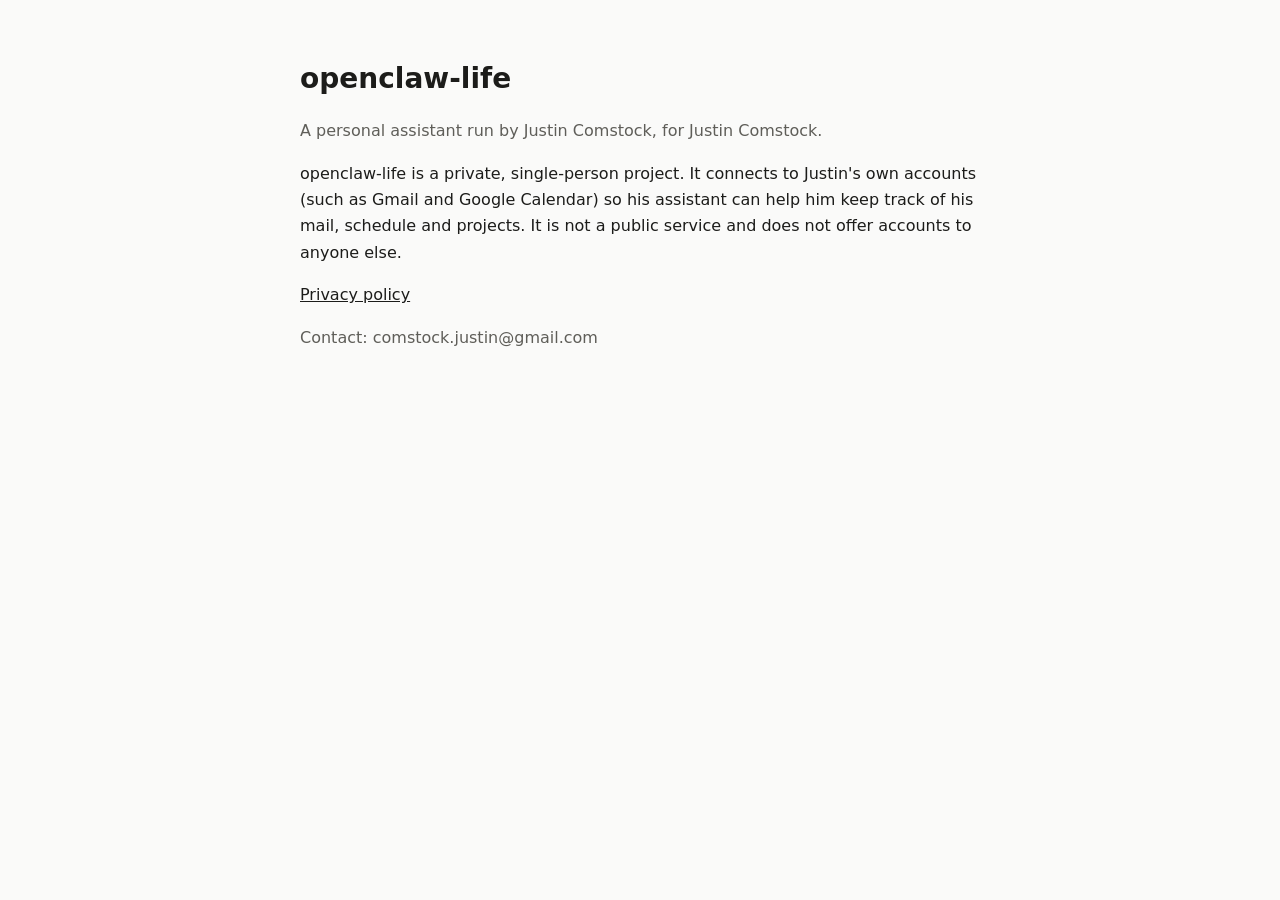
<file: index.html>
<!doctype html>
<html lang="en"><head><meta charset="utf-8"><meta name="viewport" content="width=device-width, initial-scale=1">
<title>openclaw-life</title><link rel="stylesheet" href="style.css"></head>
<body><main>
<h1>openclaw-life</h1>
<p class="muted">A personal assistant run by Justin Comstock, for Justin Comstock.</p>
<p>openclaw-life is a private, single-person project. It connects to Justin's own accounts (such as Gmail and Google Calendar) so his assistant can help him keep track of his mail, schedule and projects. It is not a public service and does not offer accounts to anyone else.</p>
<p><a href="privacy.html">Privacy policy</a></p>
<p class="muted">Contact: comstock.justin@gmail.com</p>
</main></body></html>
</file>
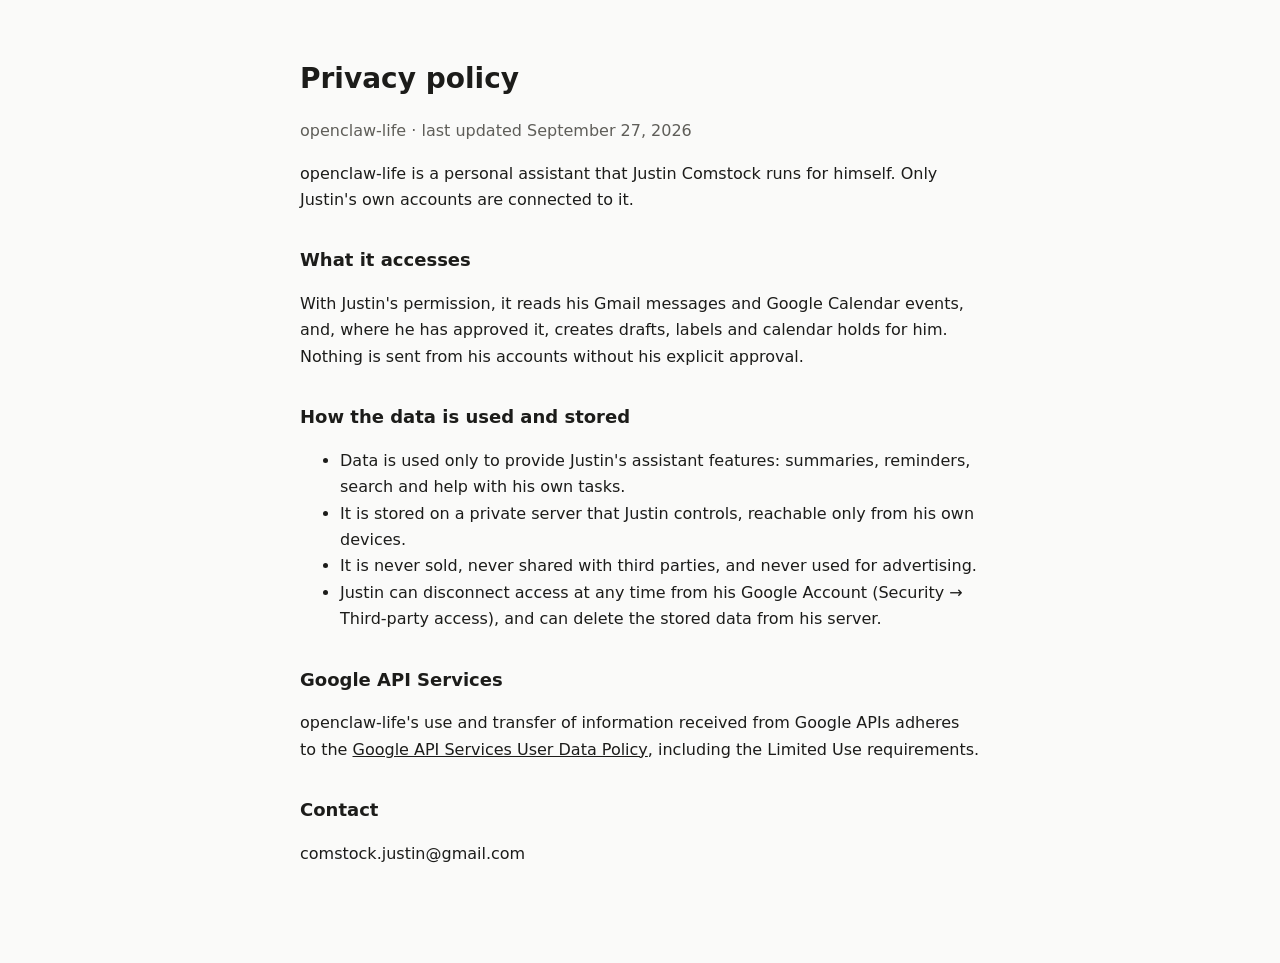
<file: privacy.html>
<!doctype html>
<html lang="en"><head><meta charset="utf-8"><meta name="viewport" content="width=device-width, initial-scale=1">
<title>openclaw-life: privacy policy</title><link rel="stylesheet" href="style.css"></head>
<body><main>
<h1>Privacy policy</h1>
<p class="muted">openclaw-life · last updated September 27, 2026</p>

<p>openclaw-life is a personal assistant that Justin Comstock runs for himself. Only Justin's own accounts are connected to it.</p>

<h2>What it accesses</h2>
<p>With Justin's permission, it reads his Gmail messages and Google Calendar events, and, where he has approved it, creates drafts, labels and calendar holds for him. Nothing is sent from his accounts without his explicit approval.</p>

<h2>How the data is used and stored</h2>
<ul>
<li>Data is used only to provide Justin's assistant features: summaries, reminders, search and help with his own tasks.</li>
<li>It is stored on a private server that Justin controls, reachable only from his own devices.</li>
<li>It is never sold, never shared with third parties, and never used for advertising.</li>
<li>Justin can disconnect access at any time from his Google Account (Security → Third-party access), and can delete the stored data from his server.</li>
</ul>

<h2>Google API Services</h2>
<p>openclaw-life's use and transfer of information received from Google APIs adheres to the <a href="https://developers.google.com/terms/api-services-user-data-policy">Google API Services User Data Policy</a>, including the Limited Use requirements.</p>

<h2>Contact</h2>
<p>comstock.justin@gmail.com</p>
</main></body></html>
</file>
<file: style.css>
:root{color-scheme:light dark;--bg:#fafaf9;--fg:#1c1c1a;--muted:#5f5e59}
@media (prefers-color-scheme:dark){:root{--bg:#111110;--fg:#ededea;--muted:#a3a29c}}
body{margin:0;background:var(--bg);color:var(--fg);font:16px/1.65 system-ui,-apple-system,"Segoe UI",sans-serif}
main{max-width:680px;margin:0 auto;padding:56px 20px 80px}
h1{font-size:28px;margin:0 0 8px}h2{font-size:18px;margin:32px 0 8px}
p,li{color:var(--fg)}.muted{color:var(--muted)}a{color:inherit}
</file>
